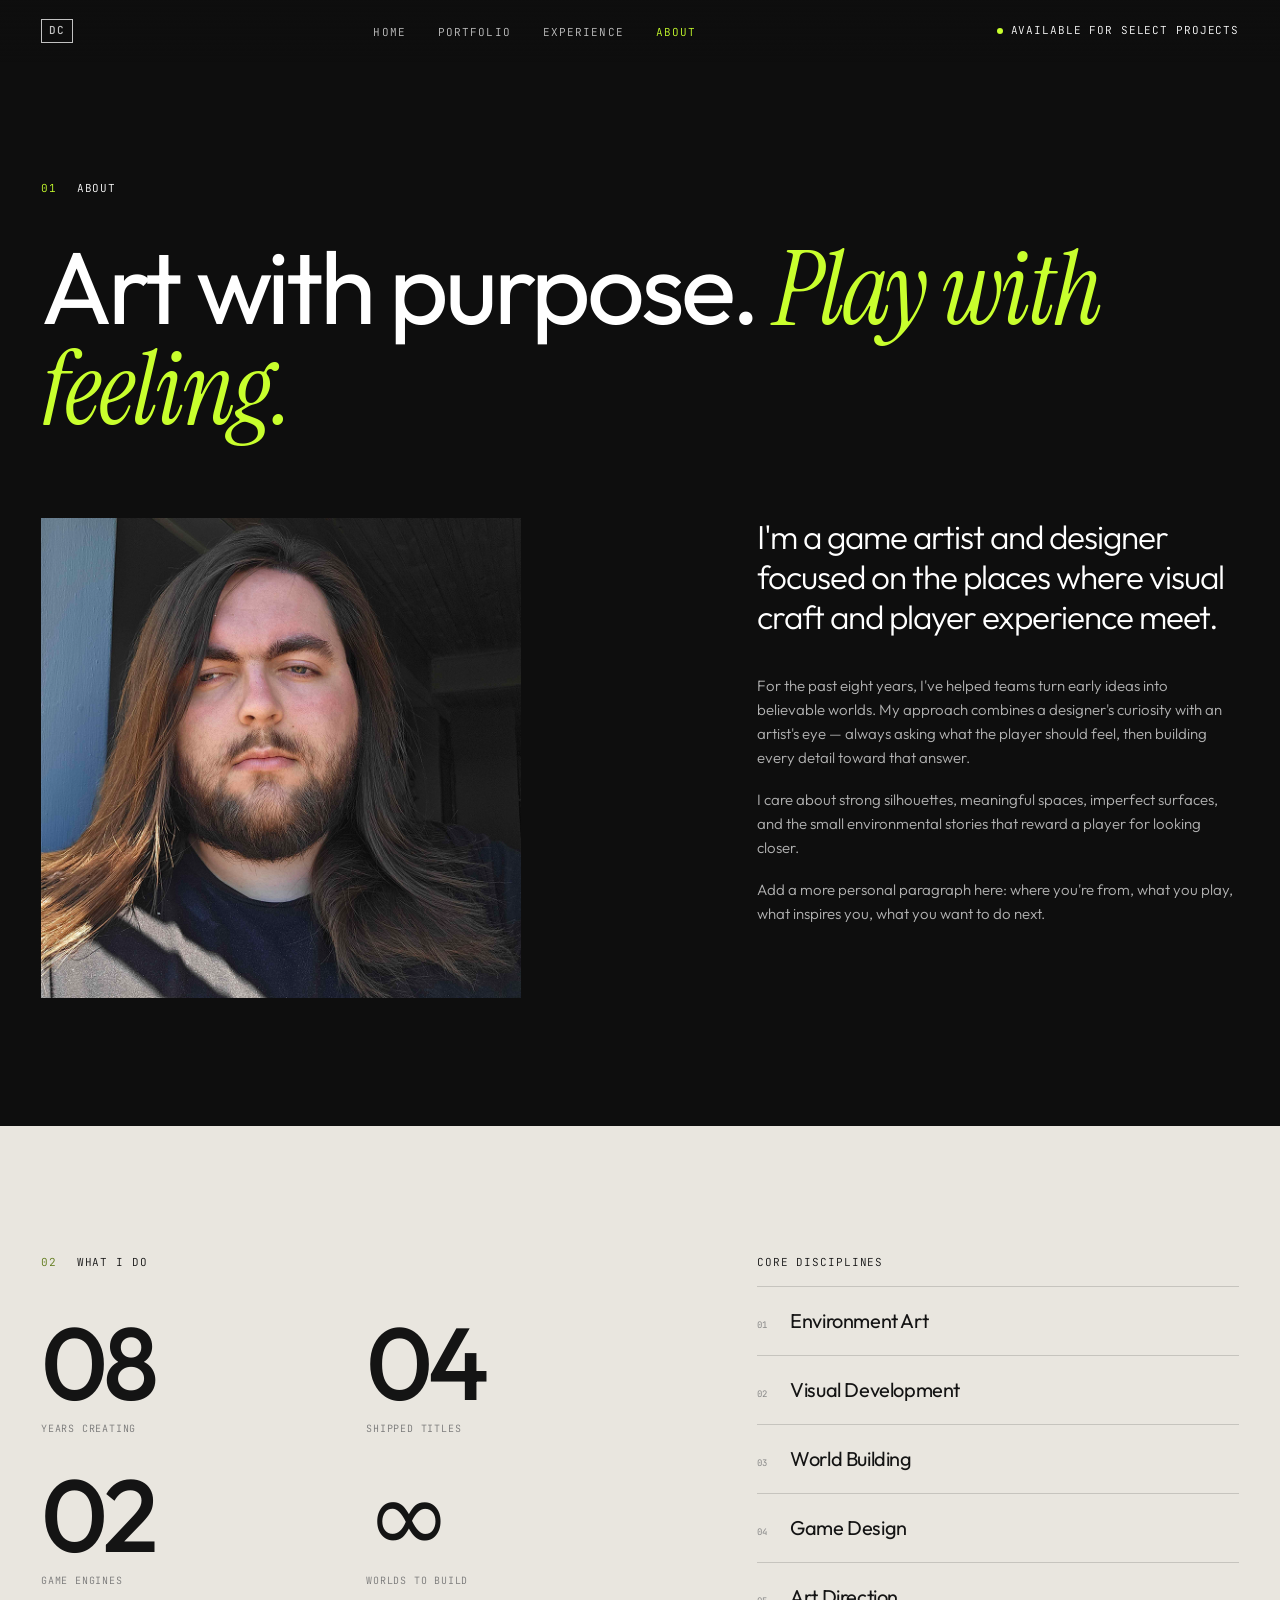
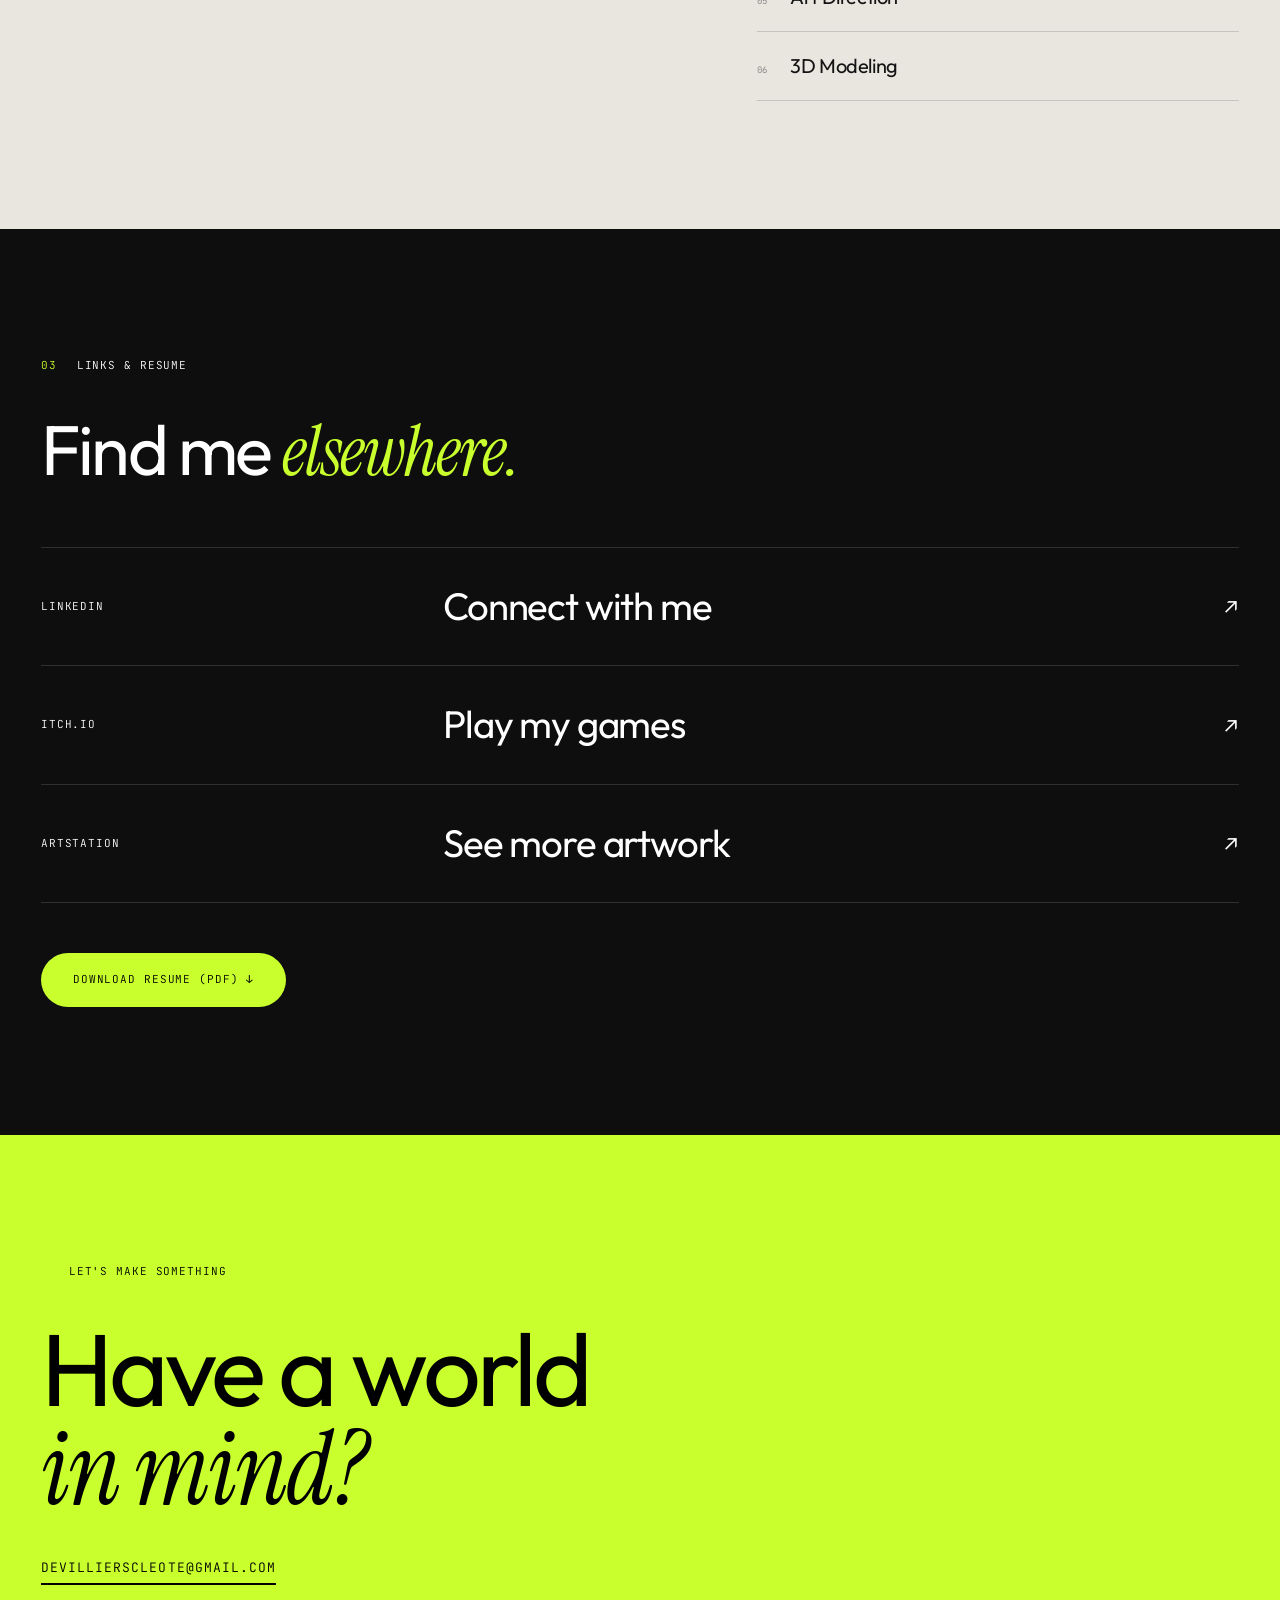
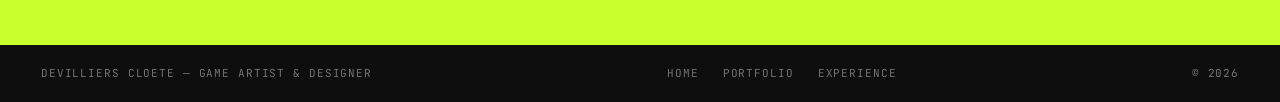
<file: about.html>
<!DOCTYPE html>
<html lang="en">
<head>
  <meta charset="UTF-8">
  <meta name="viewport" content="width=device-width, initial-scale=1">
  <title>About — Devilliers Cloete</title>
  <link rel="stylesheet" href="style.css">
</head>
<body>

<header class="nav">
  <a href="index.html" class="logo">DC</a>
  <ul>
    <li><a href="index.html">Home</a></li>
    <li><a href="portfolio.html">Portfolio</a></li>
    <li><a href="experience.html">Experience</a></li>
    <li><a href="about.html" class="active">About</a></li>
  </ul>
  <span class="mono status">Available for select projects</span>
  <button class="burger" aria-label="Menu">Menu</button>
</header>

<div class="page-head section">
  <div class="eyebrow mono"><span>01</span><span>About</span></div>
  <h1 class="display">Art with purpose. <em>Play with feeling.</em></h1>
</div>

<section style="padding-top:20px">
  <div class="two-col">
    <div class="media portrait r-4x5 reveal" data-label="Your photo → images/portrait.jpg"><img src="images/portrait.jpg" alt="Devilliers Cloete" onerror="this.remove()"></div>
    <div class="reveal">
      <p class="lead" style="max-width:none">I'm a game artist and designer focused on the places where visual craft and player experience meet.</p>
      <div class="body-text" style="margin-top:36px">
        <p>For the past eight years, I've helped teams turn early ideas into believable worlds. My approach combines a designer's curiosity with an artist's eye — always asking what the player should feel, then building every detail toward that answer.</p>
        <p>I care about strong silhouettes, meaningful spaces, imperfect surfaces, and the small environmental stories that reward a player for looking closer.</p>
        <p>Add a more personal paragraph here: where you're from, what you play, what inspires you, what you want to do next.</p>
      </div>
    </div>
  </div>
</section>

<section class="light">
  <div class="two-col">
    <div class="reveal">
      <div class="eyebrow mono"><span>02</span><span>What I do</span></div>
      <div class="stats" style="margin-top:0;border:0;padding-top:0;grid-template-columns:1fr 1fr">
        <div class="stat"><b>08</b><span>Years creating</span></div>
        <div class="stat"><b>04</b><span>Shipped titles</span></div>
        <div class="stat"><b>02</b><span>Game engines</span></div>
        <div class="stat"><b>∞</b><span>Worlds to build</span></div>
      </div>
    </div>
    <div class="disciplines reveal">
      <p class="mono">Core disciplines</p>
      <ul>
        <li><span>01</span>Environment Art</li>
        <li><span>02</span>Visual Development</li>
        <li><span>03</span>World Building</li>
        <li><span>04</span>Game Design</li>
        <li><span>05</span>Art Direction</li>
        <li><span>06</span>3D Modeling</li>
      </ul>
    </div>
  </div>
</section>

<section>
  <div class="eyebrow mono reveal"><span>03</span><span>Links &amp; Resume</span></div>
  <h2 class="h2 reveal">Find me <em>elsewhere.</em></h2>
  <div class="link-list reveal">
    <a href="https://www.linkedin.com/in/devillierscloete/" target="_blank" rel="noopener"><span class="mono">LinkedIn</span><span class="link-name">Connect with me</span><span class="arrow">↗</span></a>
    <a href="https://devillierscloete.itch.io/" target="_blank" rel="noopener"><span class="mono">Itch.io</span><span class="link-name">Play my games</span><span class="arrow">↗</span></a>
    <a href="https://devillierscloete.artstation.com/" target="_blank" rel="noopener"><span class="mono">ArtStation</span><span class="link-name">See more artwork</span><span class="arrow">↗</span></a>
  </div>
  <!-- Resume: put your PDF at documents/resume.pdf (keep this exact name, or change the href) -->
  <a href="documents/Devilliers-Cloete-Resume.pdf" download class="resume-btn mono reveal">Download Resume (PDF) ↓</a>
</section>

<section class="lime cta">
  <div class="eyebrow mono"><span>→</span><span>Let's make something</span></div>
  <h2 class="display">Have a world<br><em>in mind?</em></h2>
  <a class="mail mono" href="mailto:devillierscleote@gmail.com">devillierscleote@gmail.com</a>
</section>

<footer class="foot mono">
  <span>Devilliers Cloete — Game Artist &amp; Designer</span>
  <ul><li><a href="index.html">Home</a></li><li><a href="portfolio.html">Portfolio</a></li><li><a href="experience.html">Experience</a></li></ul>
  <span>© <span class="year">2026</span></span>
</footer>

<script src="script.js"></script>
</body>
</html>
</file>
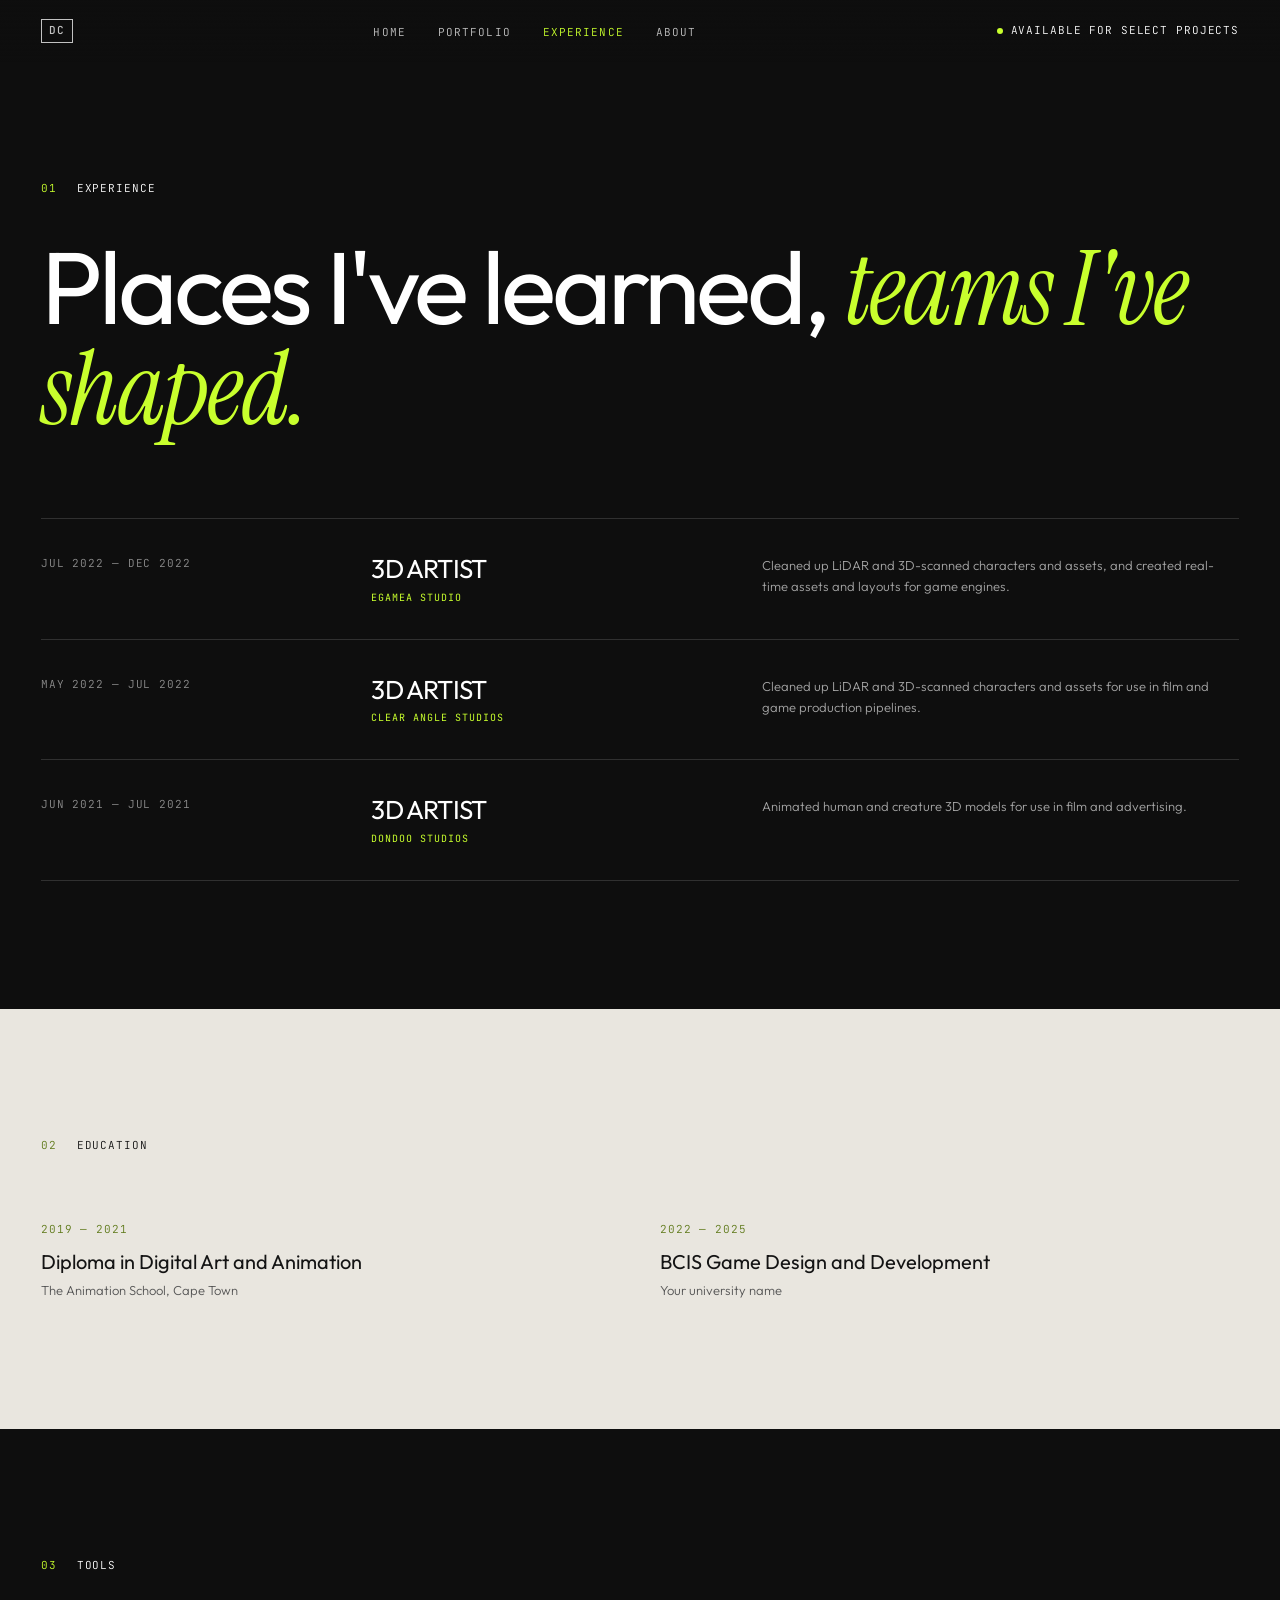
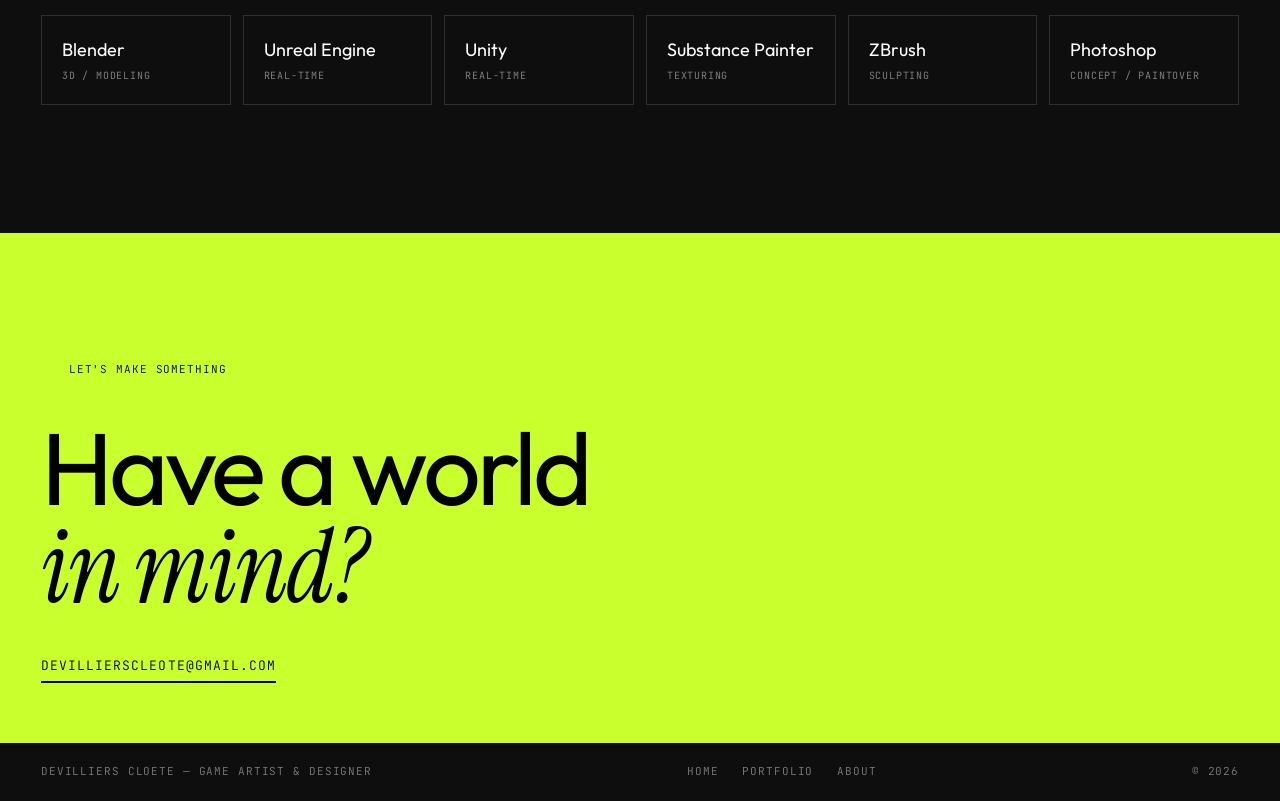
<file: experience.html>
<!DOCTYPE html>
<html lang="en">
<head>
  <meta charset="UTF-8">
  <meta name="viewport" content="width=device-width, initial-scale=1">
  <title>Experience — Devilliers Cloete</title>
  <link rel="stylesheet" href="style.css">
</head>
<body>

<header class="nav">
  <a href="index.html" class="logo">DC</a>
  <ul>
    <li><a href="index.html">Home</a></li>
    <li><a href="portfolio.html">Portfolio</a></li>
    <li><a href="experience.html" class="active">Experience</a></li>
    <li><a href="about.html">About</a></li>
  </ul>
  <span class="mono status">Available for select projects</span>
  <button class="burger" aria-label="Menu">Menu</button>
</header>

<div class="page-head section">
  <div class="eyebrow mono"><span>01</span><span>Experience</span></div>
  <h1 class="display">Places I've learned, <em>teams I've shaped.</em></h1>
</div>

<section style="padding-top:20px">
  <div class="role reveal">
    <span class="mono" style="color:#ffffff88">Jul 2022 — Dec 2022</span>
    <h3>3D Artist<small>Egamea Studio</small></h3>
    <div>
      <p>Cleaned up LiDAR and 3D-scanned characters and assets, and created real-time assets and layouts for game engines.</p>
    </div>
  </div>
  <div class="role reveal">
    <span class="mono" style="color:#ffffff88">May 2022 — Jul 2022</span>
    <h3>3D Artist<small>Clear Angle Studios</small></h3>
    <div>
      <p>Cleaned up LiDAR and 3D-scanned characters and assets for use in film and game production pipelines.</p>
    </div>
  </div>
  <div class="role reveal">
    <span class="mono" style="color:#ffffff88">Jun 2021 — Jul 2021</span>
    <h3>3D Artist<small>Dondoo Studios</small></h3>
    <div>
      <p>Animated human and creature 3D models for use in film and advertising.</p>
    </div>
  </div>
</section>

<section class="light">
  <div class="eyebrow mono reveal"><span>02</span><span>Education</span></div>
  <div class="edu reveal">
    <div>
      <span class="mono" style="color:var(--olive)">2019 — 2021</span>
      <h4 style="color:#141414">Diploma in Digital Art and Animation</h4>
      <p style="color:#555">The Animation School, Cape Town</p>
    </div>
    <div>
      <span class="mono" style="color:var(--olive)">2022 — 2025</span>
      <h4 style="color:#141414">BCIS Game Design and Development</h4>
      <p style="color:#555">Your university name</p>
    </div>
  </div>
</section>

<section>
  <div class="eyebrow mono reveal"><span>03</span><span>Tools</span></div>
  <div class="software reveal">
    <div>Blender<small>3D / Modeling</small></div>
    <div>Unreal Engine<small>Real-time</small></div>
    <div>Unity<small>Real-time</small></div>
    <div>Substance Painter<small>Texturing</small></div>
    <div>ZBrush<small>Sculpting</small></div>
    <div>Photoshop<small>Concept / Paintover</small></div>
  </div>
</section>

<section class="lime cta">
  <div class="eyebrow mono"><span>→</span><span>Let's make something</span></div>
  <h2 class="display">Have a world<br><em>in mind?</em></h2>
  <a class="mail mono" href="mailto:devillierscleote@gmail.com">devillierscleote@gmail.com</a>
</section>

<footer class="foot mono">
  <span>Devilliers Cloete — Game Artist &amp; Designer</span>
  <ul><li><a href="index.html">Home</a></li><li><a href="portfolio.html">Portfolio</a></li><li><a href="about.html">About</a></li></ul>
  <span>© <span class="year">2026</span></span>
</footer>

<script src="script.js"></script>
</body>
</html>
</file>
<file: style.css>
/* ============ Devilliers Cloete – Portfolio ============ */
@import url('https://fonts.googleapis.com/css2?family=Outfit:wght@300;400;500;600&family=Instrument+Serif:ital@0;1&family=JetBrains+Mono:wght@400;500&display=swap');

:root {
  --black: #0e0e0e;
  --ink: #141414;
  --lime: #c8ff2d;
  --cream: #e9e6df;
  --olive: #5f7a1a;
  --grey: #8a8a85;
  --line: rgba(255,255,255,.14);
  --line-dark: rgba(0,0,0,.15);
  --pad: clamp(20px, 3.2vw, 48px);
  --sans: 'Outfit', system-ui, sans-serif;
  --serif: 'Instrument Serif', Georgia, serif;
  --mono: 'JetBrains Mono', ui-monospace, monospace;
}

* { box-sizing: border-box; margin: 0; padding: 0; }
html { scroll-behavior: smooth; }
body { background: var(--black); color: #fff; font-family: var(--sans); font-weight: 300; line-height: 1.6; -webkit-font-smoothing: antialiased; }
img, video, iframe { display: block; max-width: 100%; }
a { color: inherit; text-decoration: none; }
ul { list-style: none; }

/* ---------- type helpers ---------- */
.mono { font-family: var(--mono); font-size: 11px; letter-spacing: .08em; text-transform: uppercase; }
.display { font-weight: 400; letter-spacing: -.04em; line-height: .95; font-size: clamp(44px, 8vw, 128px); }
.h2 { font-weight: 400; letter-spacing: -.04em; line-height: 1; font-size: clamp(36px, 5.5vw, 80px); }
.display em, .h2 em, .accent { font-family: var(--serif); font-style: italic; font-weight: 400; letter-spacing: -.02em; color: var(--lime); }
.light .h2 em, .light .accent { color: var(--olive); }
.eyebrow { display: flex; gap: 20px; margin-bottom: 40px; }
.eyebrow span:first-child { color: var(--lime); }
.light .eyebrow span:first-child { color: var(--olive); }

/* ---------- nav ---------- */
.nav { position: fixed; top: 0; left: 0; right: 0; z-index: 50; display: flex; justify-content: space-between; align-items: center; padding: 18px var(--pad); mix-blend-mode: normal; background: linear-gradient(#0e0e0ecc, transparent); }
.logo { font-weight: 500; font-size: 15px; letter-spacing: -.02em; border: 1px solid #fff; padding: 2px 7px; }
.nav ul { display: flex; gap: 32px; }
.nav a { font-family: var(--mono); font-size: 11px; letter-spacing: .1em; text-transform: uppercase; opacity: .75; transition: opacity .2s, color .2s; }
.nav a:hover, .nav a.active { opacity: 1; color: var(--lime); }
.status { display: flex; align-items: center; gap: 8px; }
.status::before { content: ''; width: 6px; height: 6px; border-radius: 50%; background: var(--lime); animation: pulse 2s infinite; }
@keyframes pulse { 50% { opacity: .3; } }
.burger { display: none; background: none; border: 0; color: #fff; font-family: var(--mono); font-size: 11px; letter-spacing: .1em; cursor: pointer; }

/* ---------- placeholder media ---------- */
.media { position: relative; overflow: hidden; background: linear-gradient(135deg, #1b1b1b, #2a2f1c); }
.media::after { content: attr(data-label); position: absolute; inset: 0; display: grid; place-items: center; font-family: var(--mono); font-size: 11px; letter-spacing: .1em; text-transform: uppercase; color: #ffffff55; text-align: center; padding: 20px; z-index: 0; }
.media img, .media video, .media iframe { position: absolute; inset: 0; width: 100%; height: 100%; object-fit: cover; z-index: 1; border: 0; }
.r-16x9 { aspect-ratio: 16/9; }
.r-21x9 { aspect-ratio: 21/9; }
.r-4x5 { aspect-ratio: 4/5; }
.r-1x1 { aspect-ratio: 1/1; }
.r-3x2 { aspect-ratio: 3/2; }

/* ---------- hero ---------- */
.hero { position: relative; min-height: 88vh; padding: 140px var(--pad) 60px; display: flex; flex-direction: column; justify-content: flex-end; overflow: hidden; }
.hero .media { position: absolute; inset: 0; z-index: 0; }
.hero::before { content: ''; position: absolute; inset: 0; z-index: 1; background: linear-gradient(#0e0e0e66, #0e0e0ecc); }
.hero > *:not(.media) { position: relative; z-index: 2; }
.hero .tag { margin-bottom: 24px; }
.hero-meta { display: flex; justify-content: space-between; margin-top: 48px; color: #ffffffaa; }
.badge { position: absolute !important; right: var(--pad); top: 50%; width: 96px; height: 96px; border-radius: 50%; background: var(--lime); color: #000; display: grid; place-items: center; text-align: center; font-family: var(--mono); font-size: 10px; letter-spacing: .08em; text-transform: uppercase; transition: transform .3s; }
.badge:hover { transform: rotate(-12deg) scale(1.08); }

/* ---------- marquee ---------- */
.marquee { background: var(--lime); color: #000; overflow: hidden; white-space: nowrap; padding: 14px 0; }
.marquee div { display: inline-flex; gap: 48px; animation: slide 30s linear infinite; padding-left: 48px; }
.marquee span::after { content: '●'; margin-left: 48px; font-size: 7px; vertical-align: middle; }
@keyframes slide { to { transform: translateX(-50%); } }

/* ---------- sections ---------- */
section, .section { padding: clamp(64px, 10vw, 140px) var(--pad); }
.light { background: var(--cream); color: var(--ink); }
.lime { background: var(--lime); color: #000; }
.page-head { padding-top: 180px; padding-bottom: 60px; }
.lead { font-size: clamp(22px, 2.6vw, 38px); line-height: 1.2; letter-spacing: -.03em; font-weight: 300; max-width: 22ch; }
.body-text { max-width: 60ch; color: #ffffffb0; font-size: 15px; }
.light .body-text { color: #555; }
.body-text p + p { margin-top: 1.2em; }

/* ---------- project blocks ---------- */
.project { margin-top: 80px; }
.project-meta { display: flex; justify-content: space-between; padding: 16px 0; border-top: 1px solid var(--line); color: #ffffff88; }
.project-foot { display: grid; grid-template-columns: 1fr minmax(240px, 380px); gap: 40px; align-items: end; margin: 28px 0 20px; }
.project-title { font-size: clamp(40px, 6.5vw, 100px); font-weight: 400; letter-spacing: -.04em; line-height: 1; }
.project-foot p { font-size: 13px; color: #ffffffa0; margin-bottom: 14px; }
.link-arrow { font-family: var(--mono); font-size: 11px; letter-spacing: .1em; text-transform: uppercase; border-bottom: 1px solid var(--lime); color: var(--lime); padding-bottom: 3px; }
.link-arrow:hover { opacity: .7; }
/* Rows of images: each slot takes the shape of its own file. script.js sets the
   aspect-ratio of every slot and sizes the columns in proportion to the shapes,
   so side-by-side images end up the same height, uncropped. Without script.js
   they fall back to equal 16:9 boxes. */
.grid-2, .grid-3, .grid-eq { display: grid; gap: 12px; margin-top: 12px; align-items: start; }
.grid-2 { grid-template-columns: repeat(2, minmax(0, 1fr)); }
.grid-3 { grid-template-columns: repeat(3, minmax(0, 1fr)); }
.grid-eq { grid-template-columns: repeat(2, minmax(0, 1fr)); }
.grid-2 > *, .grid-3 > *, .grid-eq > * { min-width: 0; }
.grid-2 > .media, .grid-3 > .media, .grid-eq > .media { aspect-ratio: 16/9; }

/* ---------- portfolio page ---------- */
.filters { display: flex; flex-wrap: wrap; gap: 10px; padding: 0 var(--pad) 20px; }
.filters button { background: none; border: 1px solid var(--line); color: #fff; font-family: var(--mono); font-size: 11px; letter-spacing: .1em; text-transform: uppercase; padding: 9px 18px; border-radius: 99px; cursor: pointer; transition: .2s; }
.filters button:hover { border-color: var(--lime); }
.filters button.on { background: var(--lime); color: #000; border-color: var(--lime); }
.case { padding: 70px var(--pad) 120px; border-top: 1px solid var(--line); }
.case.hide { display: none; }
.case-grid { display: grid; grid-template-columns: minmax(0, 1fr) minmax(0, 2fr); gap: clamp(32px, 6vw, 100px); margin-top: 40px; }
.case-info { position: sticky; top: 100px; align-self: start; }
.case-info h2 { font-size: clamp(40px, 5vw, 76px); font-weight: 400; letter-spacing: -.04em; line-height: 1; margin-bottom: 24px; }
.facts { margin: 28px 0; border-top: 1px solid var(--line); }
.facts li { display: flex; justify-content: space-between; padding: 12px 0; border-bottom: 1px solid var(--line); font-size: 13px; }
.facts li span:first-child { color: #ffffff77; font-family: var(--mono); font-size: 11px; text-transform: uppercase; letter-spacing: .08em; }
.case-media { display: grid; grid-template-columns: minmax(0, 1fr); gap: 12px; min-width: 0; }
.case-media h3 { font-family: var(--serif); font-style: italic; font-weight: 400; font-size: 34px; color: var(--lime); margin: 30px 0 4px; }
.caption { font-size: 12px; color: #ffffff77; margin-top: -4px; }

/* ---------- about ---------- */
.two-col { display: grid; grid-template-columns: 1.3fr 1fr; gap: clamp(32px, 7vw, 120px); align-items: start; }
.disciplines .mono { margin-bottom: 14px; }
.disciplines li { display: flex; gap: 24px; align-items: baseline; padding: 18px 0; border-top: 1px solid var(--line-dark); font-size: 20px; font-weight: 400; letter-spacing: -.02em; }
.disciplines li:last-child { border-bottom: 1px solid var(--line-dark); }
.disciplines li span { font-family: var(--mono); font-size: 9px; color: #888; }
.stats { display: grid; grid-template-columns: repeat(4, 1fr); gap: 24px; margin-top: 80px; padding-top: 50px; border-top: 1px solid var(--line-dark); }
.stats.three { grid-template-columns: repeat(3, 1fr); }
.stat b { display: block; font-size: clamp(56px, 8vw, 120px); font-weight: 500; letter-spacing: -.05em; line-height: 1; }
.stat span { font-family: var(--mono); font-size: 10px; letter-spacing: .08em; text-transform: uppercase; color: #777; }
.portrait { max-width: 480px; }

/* ---------- experience ---------- */
.role { display: grid; grid-template-columns: 1fr 1.2fr 1.6fr; gap: 32px; padding: 36px 0; border-top: 1px solid var(--line); align-items: start; }
.role:last-of-type { border-bottom: 1px solid var(--line); }
.role h3 { font-size: 26px; font-weight: 400; letter-spacing: -.03em; text-transform: uppercase; line-height: 1.1; }
.role h3 small { display: block; font-family: var(--mono); font-size: 10px; letter-spacing: .1em; color: var(--lime); margin-top: 8px; font-weight: 400; }
.role p { font-size: 13px; color: #ffffffa0; }
.pills { display: flex; flex-wrap: wrap; gap: 8px; margin-top: 14px; }
.pills span { border: 1px solid var(--line); border-radius: 99px; padding: 3px 12px; font-family: var(--mono); font-size: 10px; letter-spacing: .06em; text-transform: uppercase; color: #ffffffbb; }
.edu { display: grid; grid-template-columns: 1fr 1fr; gap: 40px; margin-top: 60px; }
.edu h4 { font-size: 20px; font-weight: 400; margin: 6px 0 2px; }
.edu p { font-size: 13px; color: #ffffff88; }
.software { display: grid; grid-template-columns: repeat(auto-fill, minmax(180px, 1fr)); gap: 12px; margin-top: 30px; }
.software div { border: 1px solid var(--line); padding: 20px; font-size: 18px; font-weight: 400; }
.software div small { display: block; font-family: var(--mono); font-size: 10px; text-transform: uppercase; color: #ffffff77; letter-spacing: .08em; margin-top: 4px; }

/* ---------- CTA & footer ---------- */
.cta { padding-bottom: 60px; }
.cta .display { color: #000; }
.cta .display em { color: #000; }
.cta a.mail { display: inline-block; margin-top: 40px; font-family: var(--mono); font-size: 13px; letter-spacing: .08em; text-transform: uppercase; border-bottom: 2px solid #000; padding-bottom: 4px; }
.foot { display: flex; justify-content: space-between; flex-wrap: wrap; gap: 16px; padding: 20px var(--pad); background: var(--black); color: #ffffff77; }
.foot ul { display: flex; gap: 24px; }
.foot a:hover { color: var(--lime); }

/* ---------- reveal ---------- */
.reveal { opacity: 0; transform: translateY(24px); transition: opacity .8s ease, transform .8s ease; }
.reveal.in { opacity: 1; transform: none; }

/* ---------- responsive ---------- */
@media (max-width: 860px) {
  .nav ul { display: none; position: absolute; top: 100%; left: 0; right: 0; flex-direction: column; gap: 0; background: var(--black); border-bottom: 1px solid var(--line); }
  .nav ul.open { display: flex; }
  .nav ul a { display: block; padding: 18px var(--pad); border-top: 1px solid var(--line); }
  .burger { display: block; }
  .status { display: none; }
  .badge { display: none; }
  .project-foot, .case-grid, .two-col, .edu { grid-template-columns: 1fr; }
  .case-info { position: static; }
  .grid-2, .grid-3, .grid-eq { grid-template-columns: minmax(0, 1fr) !important; }
  .role { grid-template-columns: 1fr; gap: 12px; }
  .stats, .stats.three { grid-template-columns: 1fr 1fr; }
  .hero-meta { flex-direction: column; gap: 6px; }
}

/* ---------- links & resume ---------- */
.link-list { margin-top: 60px; border-top: 1px solid var(--line); }
.link-list a { display: grid; grid-template-columns: 1fr 2fr auto; gap: 24px; align-items: center; padding: 28px 0; border-bottom: 1px solid var(--line); transition: padding .25s, color .25s; }
.link-list a:hover { color: var(--lime); padding-left: 14px; }
.link-list .link-name { font-size: clamp(22px, 3vw, 40px); font-weight: 400; letter-spacing: -.03em; }
.link-list .arrow { font-size: 24px; }
.resume-btn { display: inline-block; margin-top: 50px; background: var(--lime); color: #000; padding: 18px 32px; border-radius: 99px; transition: transform .2s; }
.resume-btn:hover { transform: translateY(-3px); }
@media (max-width: 860px) { .link-list a { grid-template-columns: 1fr auto; } .link-list .link-name { grid-column: 1; } .link-list .mono { grid-column: 1 / -1; } }

/* ---------- playable games (portfolio) ---------- */
.games-section { border-top: 1px solid var(--line); }
.games { display: grid; grid-template-columns: repeat(6, minmax(0, 1fr)); gap: 24px; margin-top: 60px; }
.game-card { grid-column: span 2; display: flex; flex-direction: column; border: 1px solid var(--line); background: #141414; transition: border-color .25s, transform .25s; }
.game-card:nth-child(-n+2) { grid-column: span 3; }
.game-card:hover { border-color: var(--lime); transform: translateY(-4px); }
.game-card .media { aspect-ratio: 315 / 250; }
.game-body { display: flex; flex-direction: column; flex: 1; padding: 24px; }
.game-body h3 { font-size: clamp(24px, 2.4vw, 34px); font-weight: 400; letter-spacing: -.03em; line-height: 1.05; margin-bottom: 12px; }
.game-body p { font-size: 14px; color: #ffffffb0; margin-bottom: 24px; }
.play-btn { margin-top: auto; align-self: flex-start; background: var(--lime); color: #000; font-family: var(--mono); font-size: 11px; letter-spacing: .1em; text-transform: uppercase; padding: 12px 22px; border-radius: 99px; transition: transform .2s; }
.play-btn:hover { transform: translateY(-2px); }
@media (max-width: 1000px) {
  .games { grid-template-columns: repeat(2, minmax(0, 1fr)); }
  .game-card, .game-card:nth-child(-n+2) { grid-column: span 1; }
  .game-card:last-child { grid-column: span 2; }
}
@media (max-width: 600px) {
  .games { grid-template-columns: minmax(0, 1fr); }
  .game-card, .game-card:last-child, .game-card:nth-child(-n+2) { grid-column: span 1; }
}
</file>
